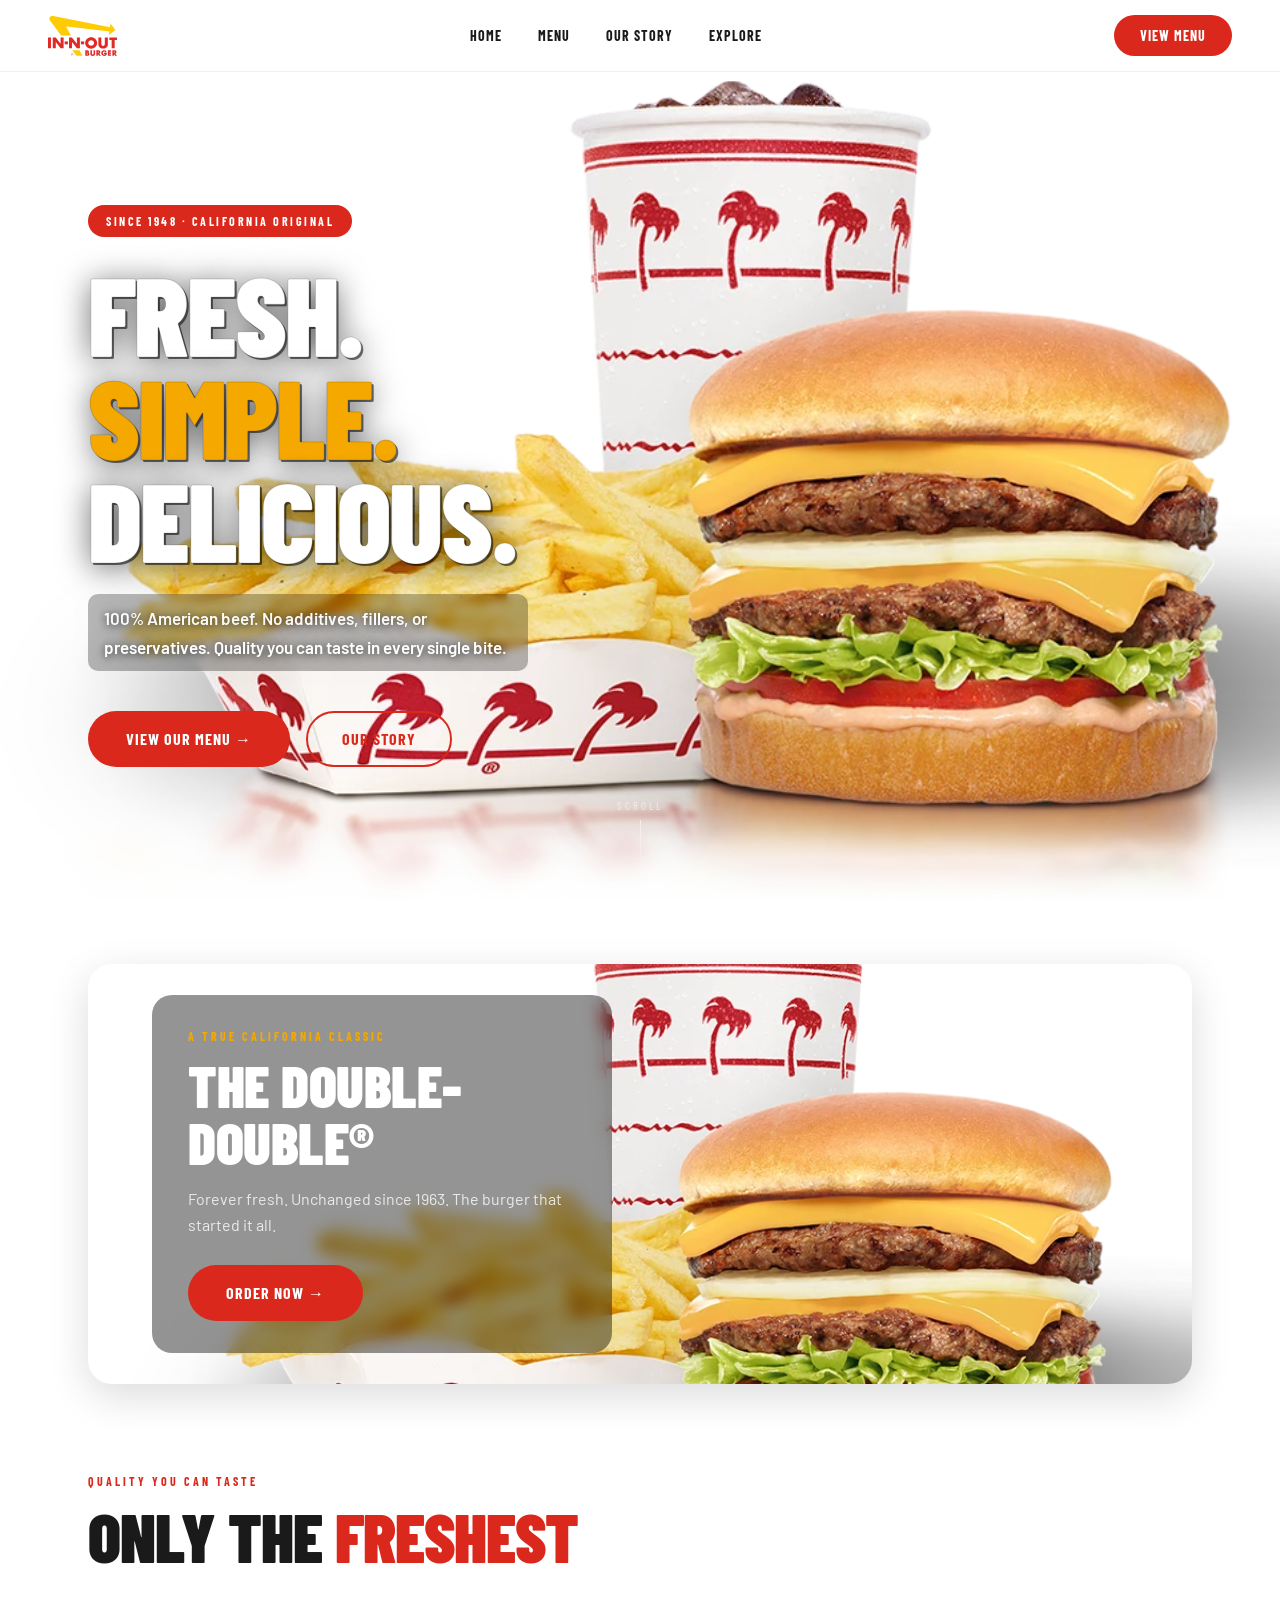
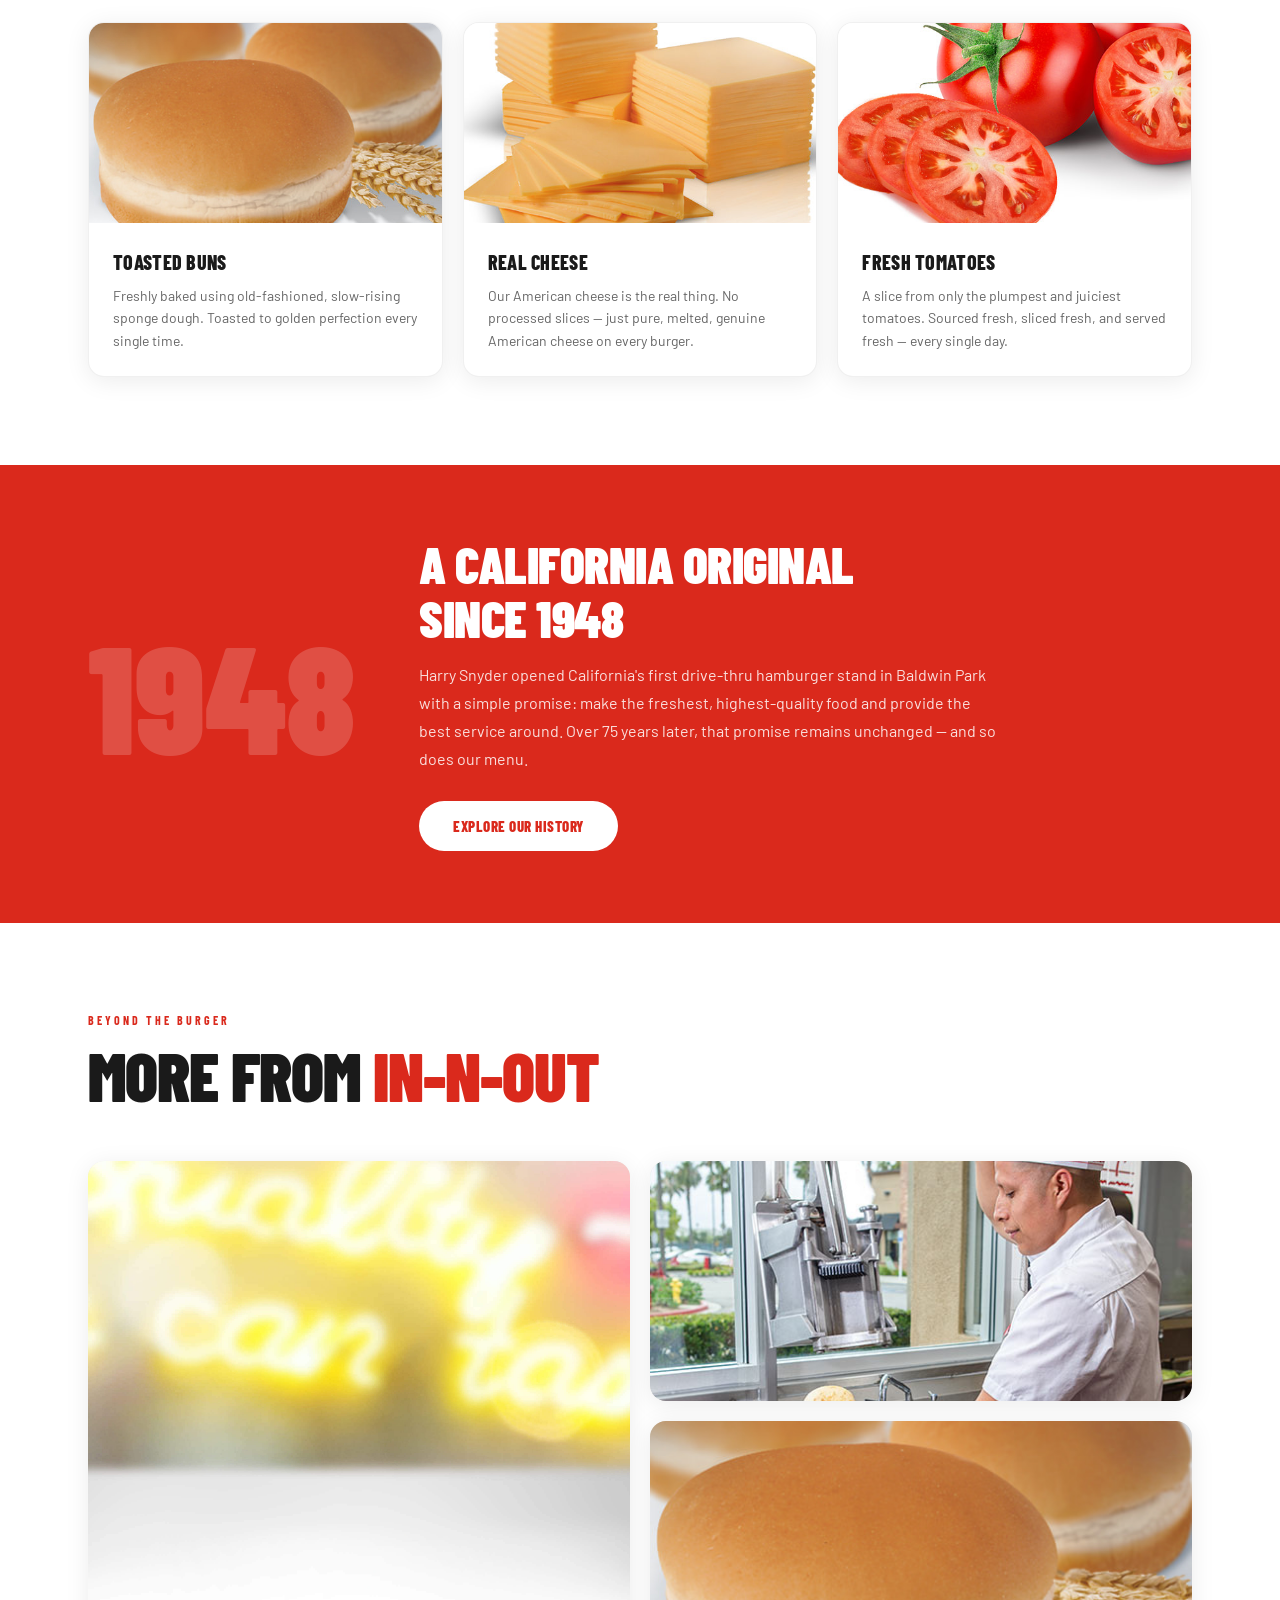
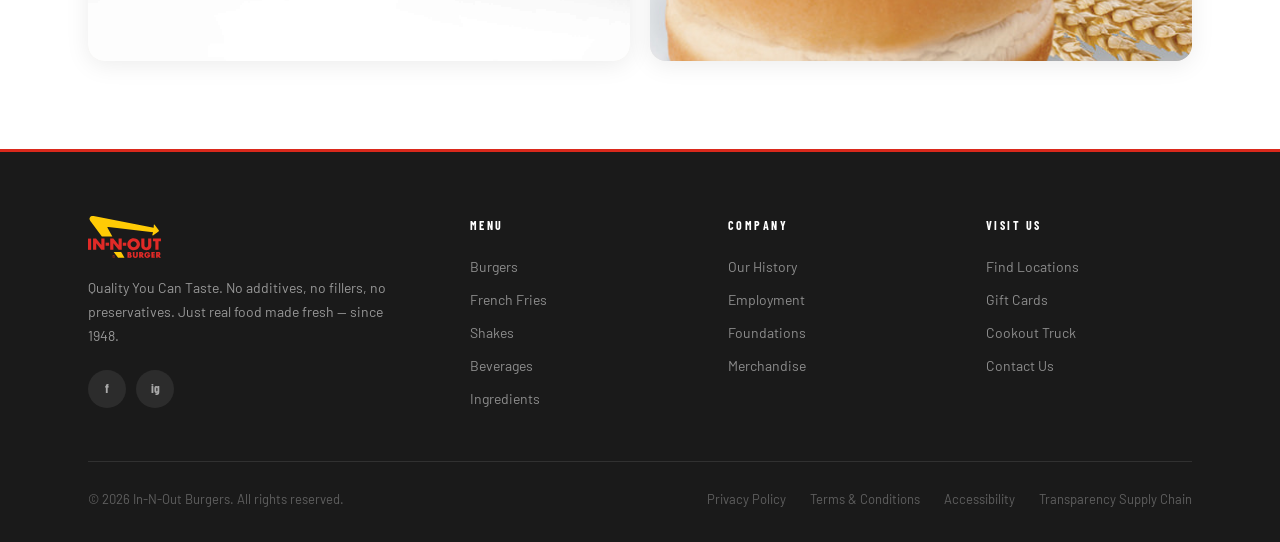
<file: index.html>
<!DOCTYPE html>
<html lang="en">
<head>
  <meta charset="UTF-8">
  <meta name="viewport" content="width=device-width, initial-scale=1.0">
  <meta name="description" content="In-N-Out Burger — Fresh. Simple. Delicious. 100% American beef, hand-cut fries, and hand-spun shakes since 1948.">
  <title>In-N-Out Burger | Fresh. Simple. Delicious.</title>
  <link rel="preconnect" href="https://fonts.googleapis.com">
  <link rel="preconnect" href="https://fonts.gstatic.com" crossorigin>
  <link href="https://fonts.googleapis.com/css2?family=Barlow+Condensed:ital,wght@0,400;0,600;0,700;0,800;0,900;1,800&family=Barlow:wght@400;500;600&display=swap" rel="stylesheet">
  <link rel="stylesheet" href="css/style.css">
</head>
<body>

  <!-- ========== NAVBAR ========== -->
  <nav class="navbar" id="navbar">
    <a href="index.html" class="nav-logo">
      <img src="images/logo.svg" alt="In-N-Out Burger">
    </a>
    <div class="nav-links">
      <a href="index.html">Home</a>
      <a href="menu.html">Menu</a>
      <a href="#story">Our Story</a>
      <a href="#more">Explore</a>
    </div>
    <div class="nav-right">
      <a href="menu.html" class="nav-cta">View Menu</a>
      <button class="nav-hamburger" id="hamburger" aria-label="Open menu">
        <span></span><span></span><span></span>
      </button>
    </div>
  </nav>

  <!-- ========== MOBILE MENU ========== -->
  <div class="mobile-menu" id="mobileMenu" aria-hidden="true">
    <a href="index.html">Home</a>
    <a href="menu.html">Menu</a>
    <a href="#story">Our Story</a>
    <a href="#more">Explore</a>
    <a href="menu.html" class="nav-cta" style="align-self:flex-start;margin-top:8px;">View Menu →</a>
  </div>

  <!-- ========== HERO ========== -->
  <section class="hero" id="hero">
    <div class="hero-bg"></div>
    <div class="hero-overlay"></div>
    <div class="hero-content">
      <span class="hero-badge">Since 1948 · California Original</span>
      <h1 class="hero-title">
        Fresh.<br>
        <span>Simple.</span><br>
        Delicious.
      </h1>
      <p class="hero-subtitle">
        100% American beef. No additives, fillers, or preservatives. Quality you can taste in every single bite.
      </p>
      <div class="hero-actions">
        <a href="menu.html" class="btn-primary">View Our Menu &rarr;</a>
        <a href="#story" class="btn-secondary">Our Story</a>
      </div>
    </div>
    <div class="hero-scroll-indicator">Scroll</div>
  </section>

  <!-- ========== PROMO BANNER ========== -->
  <div class="promo-wrap">
    <div class="promo-banner fade-up">
      <img
        src="images/hero.webp"
        alt="Double-Double Promo"
      >
      <div class="promo-overlay">
        <div class="promo-content">
          <div class="promo-tag">A True California Classic</div>
          <div class="promo-title">The Double-Double®</div>
          <div class="promo-sub">Forever fresh. Unchanged since 1963. The burger that started it all.</div>
          <a href="menu.html#burgers" class="btn-primary">Order Now &rarr;</a>
        </div>
      </div>
    </div>
  </div>

  <!-- ========== QUALITY SECTION ========== -->
  <section class="section">
    <div class="section-inner">
      <div class="section-header fade-up">
        <span class="section-tag">Quality You Can Taste</span>
        <h2 class="section-title">Only the <span>Freshest</span></h2>
      </div>
      <div class="quality-grid">
        <div class="quality-card fade-up">
          <div class="quality-card-img">
            <img
              src="images/buns.jpg"
              alt="Toasted Buns"
              loading="lazy"
            >
          </div>
          <div class="quality-card-body">
            <div class="quality-card-title">Toasted Buns</div>
            <div class="quality-card-text">Freshly baked using old-fashioned, slow-rising sponge dough. Toasted to golden perfection every single time.</div>
          </div>
        </div>
        <div class="quality-card fade-up">
          <div class="quality-card-img">
            <img
              src="images/cheese.jpg"
              alt="Real Cheese"
              loading="lazy"
            >
          </div>
          <div class="quality-card-body">
            <div class="quality-card-title">Real Cheese</div>
            <div class="quality-card-text">Our American cheese is the real thing. No processed slices — just pure, melted, genuine American cheese on every burger.</div>
          </div>
        </div>
        <div class="quality-card fade-up">
          <div class="quality-card-img">
            <img
              src="images/tomatoes.jpg"
              alt="Fresh Tomatoes"
              loading="lazy"
            >
          </div>
          <div class="quality-card-body">
            <div class="quality-card-title">Fresh Tomatoes</div>
            <div class="quality-card-text">A slice from only the plumpest and juiciest tomatoes. Sourced fresh, sliced fresh, and served fresh — every single day.</div>
          </div>
        </div>
      </div>
    </div>
  </section>

  <!-- ========== HISTORY STRIP ========== -->
  <section class="history-strip" id="story">
    <div class="history-strip-inner">
      <div class="history-year">1948</div>
      <div class="history-content">
        <div class="history-title">A California Original<br>Since 1948</div>
        <div class="history-text">
          Harry Snyder opened California's first drive-thru hamburger stand in Baldwin Park with a simple promise: make the freshest, highest-quality food and provide the best service around. Over 75 years later, that promise remains unchanged — and so does our menu.
        </div>
        <a href="#more" class="btn-white">Explore Our History</a>
      </div>
    </div>
  </section>

  <!-- ========== TILES / EXPLORE ========== -->
  <section class="section" id="more">
    <div class="section-inner">
      <div class="section-header fade-up">
        <span class="section-tag">Beyond the Burger</span>
        <h2 class="section-title">More From <span>In-N-Out</span></h2>
      </div>
      <div class="tiles-grid fade-up">
        <div class="tile" style="grid-row: span 2;">
          <img
            class="tile-img"
            src="images/store.jpg"
            alt="Find a Location"
            style="height:100%;min-height:500px;"
          >
          <div class="tile-overlay">
            <span class="tile-label">Find a Location</span>
          </div>
        </div>
        <div class="tile">
          <img
            class="tile-img"
            src="images/team.jpg"
            alt="Join Our Team"
          >
          <div class="tile-overlay">
            <span class="tile-label">Join Our Team</span>
          </div>
        </div>
        <div class="tile">
          <img
            class="tile-img"
            src="images/history.jpg"
            alt="Our History"
          >
          <div class="tile-overlay">
            <span class="tile-label">Our History</span>
          </div>
        </div>
      </div>
    </div>
  </section>

  <!-- ========== FOOTER ========== -->
  <footer>
    <div class="footer-inner">
      <div class="footer-top">
        <div>
          <div class="footer-logo">
            <img src="images/logo.svg" alt="In-N-Out Burger">
          </div>
          <div class="footer-tagline">Quality You Can Taste. No additives, no fillers, no preservatives. Just real food made fresh — since 1948.</div>
          <div class="footer-social">
            <a href="https://www.facebook.com/innout" class="social-btn" target="_blank" rel="noopener">f</a>
            <a href="https://www.instagram.com/innout" class="social-btn" target="_blank" rel="noopener">ig</a>
          </div>
        </div>
        <div>
          <div class="footer-col-title">Menu</div>
          <div class="footer-col-links">
            <a href="menu.html#burgers">Burgers</a>
            <a href="menu.html#fries">French Fries</a>
            <a href="menu.html#shakes">Shakes</a>
            <a href="menu.html#drinks">Beverages</a>
            <a href="menu.html#ingredients">Ingredients</a>
          </div>
        </div>
        <div>
          <div class="footer-col-title">Company</div>
          <div class="footer-col-links">
            <a href="#story">Our History</a>
            <a href="#">Employment</a>
            <a href="#">Foundations</a>
            <a href="#">Merchandise</a>
          </div>
        </div>
        <div>
          <div class="footer-col-title">Visit Us</div>
          <div class="footer-col-links">
            <a href="#">Find Locations</a>
            <a href="#">Gift Cards</a>
            <a href="#">Cookout Truck</a>
            <a href="#">Contact Us</a>
          </div>
        </div>
      </div>
      <div class="footer-bottom">
        <div class="footer-copy">© 2026 In-N-Out Burgers. All rights reserved.</div>
        <div class="footer-legal">
          <a href="#">Privacy Policy</a>
          <a href="#">Terms &amp; Conditions</a>
          <a href="#">Accessibility</a>
          <a href="#">Transparency Supply Chain</a>
        </div>
      </div>
    </div>
  </footer>

  <script src="js/main.js"></script>
</body>
</html>
</file>
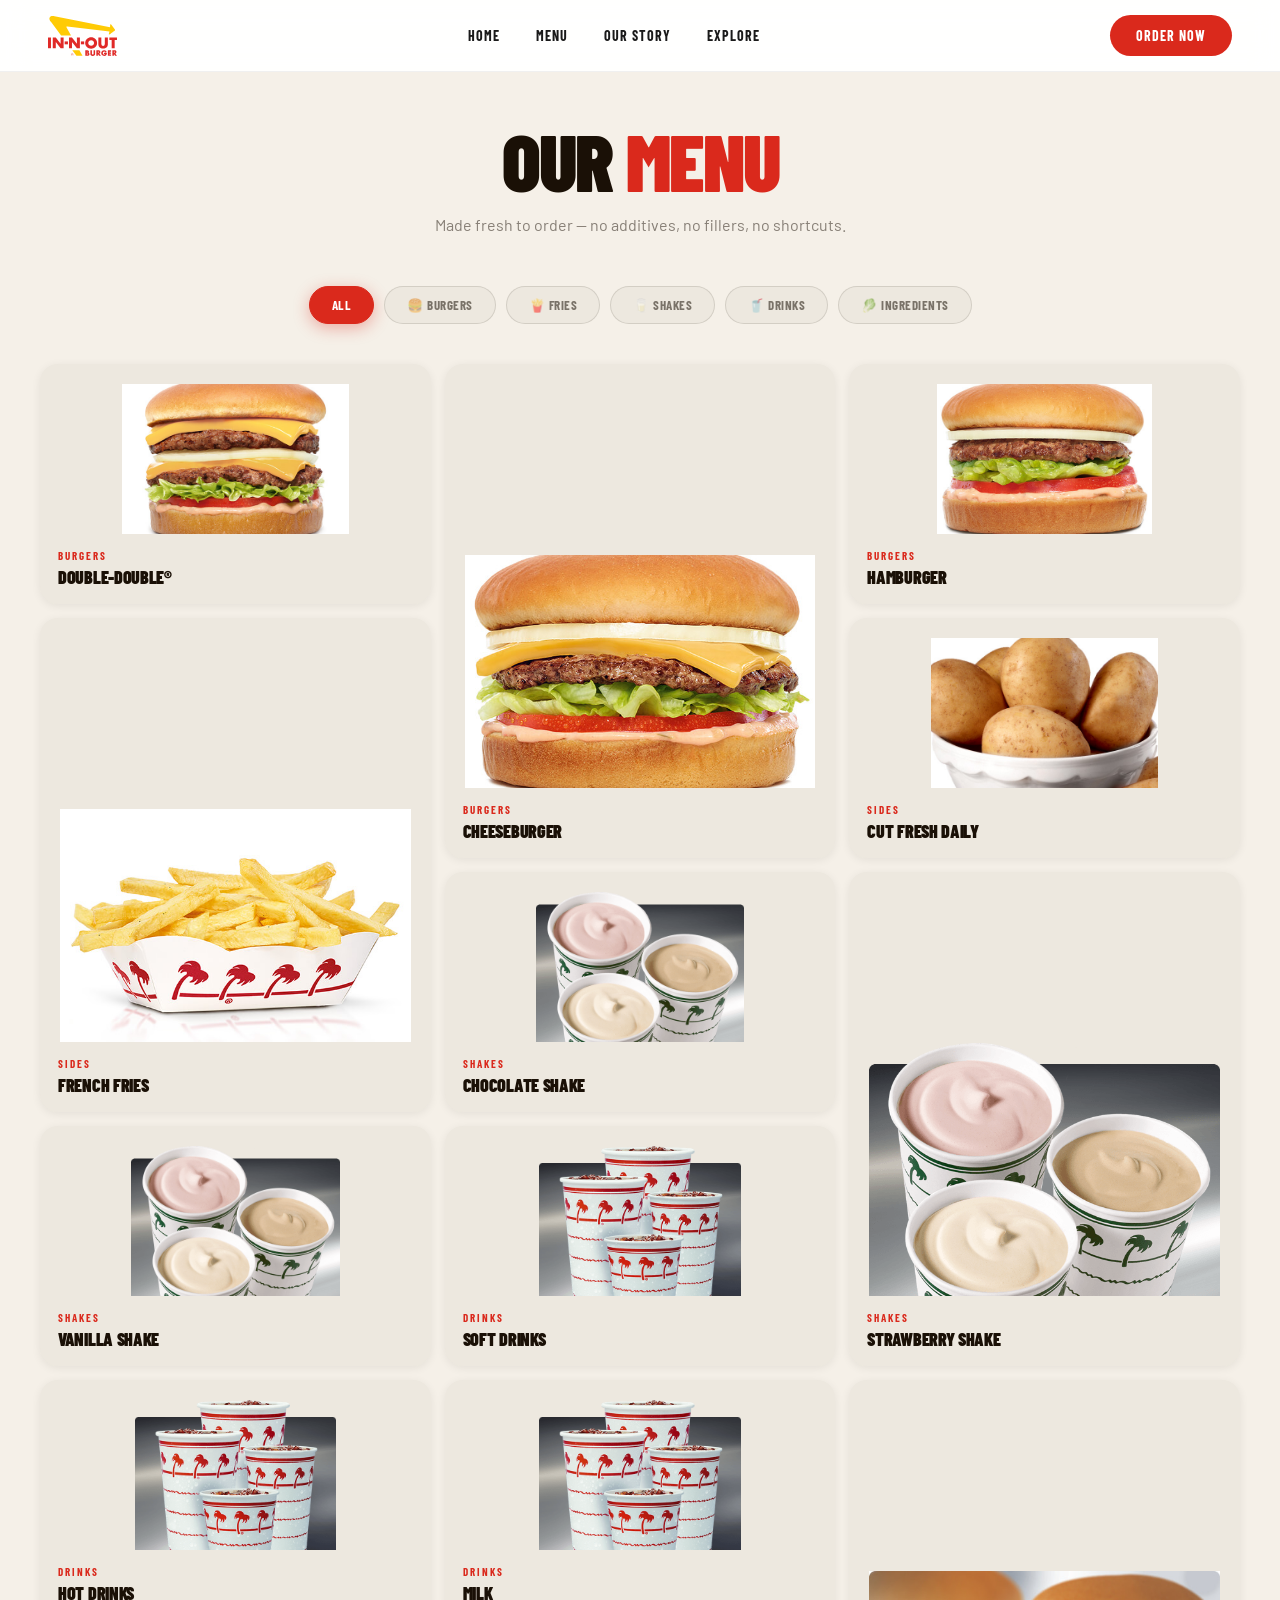
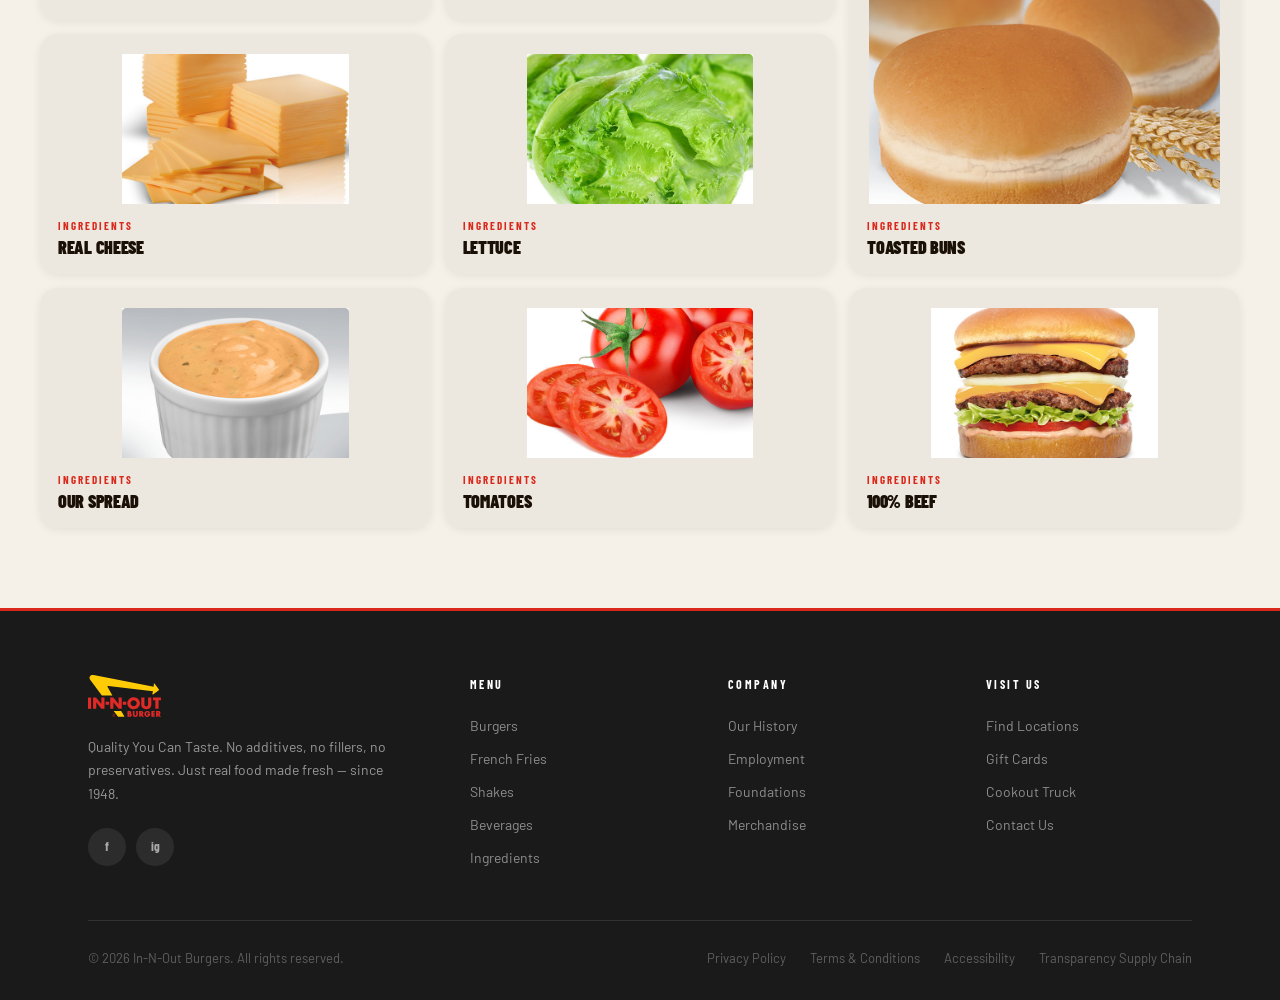
<file: menu.html>
<!DOCTYPE html>
<html lang="en">
<head>
  <meta charset="UTF-8">
  <meta name="viewport" content="width=device-width, initial-scale=1.0">
  <title>Menu | In-N-Out Burger</title>
  <link rel="preconnect" href="https://fonts.googleapis.com">
  <link rel="preconnect" href="https://fonts.gstatic.com" crossorigin>
  <link href="https://fonts.googleapis.com/css2?family=Barlow+Condensed:ital,wght@0,400;0,600;0,700;0,800;0,900;1,800&family=Barlow:wght@400;500;600&display=swap" rel="stylesheet">
  <link rel="stylesheet" href="css/style.css">
</head>
<body class="menu-page">

  <!-- ========== NAVBAR ========== -->
  <nav class="navbar scrolled" id="navbar">
    <a href="index.html" class="nav-logo">
      <img src="images/logo.svg" alt="In-N-Out Burger">
    </a>
    <div class="nav-links">
      <a href="index.html">Home</a>
      <a href="menu.html">Menu</a>
      <a href="index.html#story">Our Story</a>
      <a href="index.html#more">Explore</a>
    </div>
    <div class="nav-right">
      <a href="#menu-grid" class="nav-cta">Order Now</a>
      <button class="nav-hamburger" id="hamburger" aria-label="Open menu">
        <span></span><span></span><span></span>
      </button>
    </div>
  </nav>

  <!-- ========== MOBILE MENU ========== -->
  <div class="mobile-menu" id="mobileMenu" aria-hidden="true">
    <a href="index.html">Home</a>
    <a href="menu.html">Menu</a>
    <a href="index.html#story">Our Story</a>
    <a href="index.html#more">Explore</a>
  </div>

  <!-- ========== DARK MENU CONTENT ========== -->
  <div class="dark-menu-wrap" id="menu-grid">

    <!-- Page header -->
    <div class="dark-menu-header">
      <h1 class="dark-menu-title">Our <span>Menu</span></h1>
      <p class="dark-menu-sub">Made fresh to order — no additives, no fillers, no shortcuts.</p>
    </div>

    <!-- Filter tabs -->
    <div class="filter-bar">
      <button class="filter-tab active" data-filter="all">All</button>
      <button class="filter-tab" data-filter="burgers">🍔 Burgers</button>
      <button class="filter-tab" data-filter="fries">🍟 Fries</button>
      <button class="filter-tab" data-filter="shakes">🥛 Shakes</button>
      <button class="filter-tab" data-filter="drinks">🥤 Drinks</button>
      <button class="filter-tab" data-filter="ingredients">🥬 Ingredients</button>
    </div>

    <!-- Bento Grid -->
    <div class="dark-grid">

      <!-- BURGERS -->
      <div class="dark-card" data-category="burgers">
        <div class="bc-img"><img src="images/double-double.jpg" alt="Double-Double"></div>
        <div class="bc-info"><span class="bc-cat">Burgers</span><strong class="bc-name">Double-Double®</strong></div>
      </div>

      <div class="dark-card dc-lg" data-category="burgers">
        <div class="bc-img"><img src="images/cheeseburger.jpg" alt="Cheeseburger"></div>
        <div class="bc-info"><span class="bc-cat">Burgers</span><strong class="bc-name">Cheeseburger</strong></div>
      </div>

      <div class="dark-card" data-category="burgers">
        <div class="bc-img"><img src="images/hamburger.jpg" alt="Hamburger"></div>
        <div class="bc-info"><span class="bc-cat">Burgers</span><strong class="bc-name">Hamburger</strong></div>
      </div>

      <!-- FRIES -->
      <div class="dark-card dc-lg" data-category="fries">
        <div class="bc-img"><img src="images/fries.jpg" alt="French Fries"></div>
        <div class="bc-info"><span class="bc-cat">Sides</span><strong class="bc-name">French Fries</strong></div>
      </div>

      <div class="dark-card" data-category="fries">
        <div class="bc-img"><img src="images/potatoes.jpg" alt="Fresh Potatoes"></div>
        <div class="bc-info"><span class="bc-cat">Sides</span><strong class="bc-name">Cut Fresh Daily</strong></div>
      </div>

      <!-- SHAKES -->
      <div class="dark-card" data-category="shakes">
        <div class="bc-img bc-contain"><img src="images/shakes.png" alt="Chocolate Shake"></div>
        <div class="bc-info"><span class="bc-cat">Shakes</span><strong class="bc-name">Chocolate Shake</strong></div>
      </div>

      <div class="dark-card dc-lg" data-category="shakes">
        <div class="bc-img bc-contain"><img src="images/shakes.png" alt="Strawberry Shake"></div>
        <div class="bc-info"><span class="bc-cat">Shakes</span><strong class="bc-name">Strawberry Shake</strong></div>
      </div>

      <div class="dark-card" data-category="shakes">
        <div class="bc-img bc-contain"><img src="images/shakes.png" alt="Vanilla Shake"></div>
        <div class="bc-info"><span class="bc-cat">Shakes</span><strong class="bc-name">Vanilla Shake</strong></div>
      </div>

      <!-- DRINKS -->
      <div class="dark-card" data-category="drinks">
        <div class="bc-img bc-contain"><img src="images/cups.png" alt="Soft Drinks"></div>
        <div class="bc-info"><span class="bc-cat">Drinks</span><strong class="bc-name">Soft Drinks</strong></div>
      </div>

      <div class="dark-card" data-category="drinks">
        <div class="bc-img bc-contain"><img src="images/cups.png" alt="Hot Drinks"></div>
        <div class="bc-info"><span class="bc-cat">Drinks</span><strong class="bc-name">Hot Drinks</strong></div>
      </div>

      <div class="dark-card" data-category="drinks">
        <div class="bc-img bc-contain"><img src="images/cups.png" alt="Milk"></div>
        <div class="bc-info"><span class="bc-cat">Drinks</span><strong class="bc-name">Milk</strong></div>
      </div>

      <!-- INGREDIENTS -->
      <div class="dark-card dc-lg" data-category="ingredients">
        <div class="bc-img"><img src="images/buns.jpg" alt="Toasted Buns"></div>
        <div class="bc-info"><span class="bc-cat">Ingredients</span><strong class="bc-name">Toasted Buns</strong></div>
      </div>

      <div class="dark-card" data-category="ingredients">
        <div class="bc-img"><img src="images/cheese.jpg" alt="Real Cheese"></div>
        <div class="bc-info"><span class="bc-cat">Ingredients</span><strong class="bc-name">Real Cheese</strong></div>
      </div>

      <div class="dark-card" data-category="ingredients">
        <div class="bc-img"><img src="images/lettuce.jpg" alt="Lettuce"></div>
        <div class="bc-info"><span class="bc-cat">Ingredients</span><strong class="bc-name">Lettuce</strong></div>
      </div>

      <div class="dark-card" data-category="ingredients">
        <div class="bc-img"><img src="images/spread.jpg" alt="Our Spread"></div>
        <div class="bc-info"><span class="bc-cat">Ingredients</span><strong class="bc-name">Our Spread</strong></div>
      </div>

      <div class="dark-card" data-category="ingredients">
        <div class="bc-img"><img src="images/tomatoes.jpg" alt="Tomatoes"></div>
        <div class="bc-info"><span class="bc-cat">Ingredients</span><strong class="bc-name">Tomatoes</strong></div>
      </div>

      <div class="dark-card" data-category="ingredients">
        <div class="bc-img"><img src="images/double-double.jpg" alt="100% Beef"></div>
        <div class="bc-info"><span class="bc-cat">Ingredients</span><strong class="bc-name">100% Beef</strong></div>
      </div>

    </div>

    </div>
  </div>

  <!-- ========== FOOTER ========== -->
  <footer>
    <div class="footer-inner">
      <div class="footer-top">
        <div>
          <div class="footer-logo">
            <img src="images/logo.svg" alt="In-N-Out Burger">
          </div>
          <div class="footer-tagline">Quality You Can Taste. No additives, no fillers, no preservatives. Just real food made fresh — since 1948.</div>
          <div class="footer-social">
            <a href="https://www.facebook.com/innout" class="social-btn" target="_blank" rel="noopener">f</a>
            <a href="https://www.instagram.com/innout" class="social-btn" target="_blank" rel="noopener">ig</a>
          </div>
        </div>
        <div>
          <div class="footer-col-title">Menu</div>
          <div class="footer-col-links">
            <a href="#" onclick="filterMenu('burgers')">Burgers</a>
            <a href="#" onclick="filterMenu('fries')">French Fries</a>
            <a href="#" onclick="filterMenu('shakes')">Shakes</a>
            <a href="#" onclick="filterMenu('drinks')">Beverages</a>
            <a href="#" onclick="filterMenu('ingredients')">Ingredients</a>
          </div>
        </div>
        <div>
          <div class="footer-col-title">Company</div>
          <div class="footer-col-links">
            <a href="index.html#story">Our History</a>
            <a href="#">Employment</a>
            <a href="#">Foundations</a>
            <a href="#">Merchandise</a>
          </div>
        </div>
        <div>
          <div class="footer-col-title">Visit Us</div>
          <div class="footer-col-links">
            <a href="#">Find Locations</a>
            <a href="#">Gift Cards</a>
            <a href="#">Cookout Truck</a>
            <a href="#">Contact Us</a>
          </div>
        </div>
      </div>
      <div class="footer-bottom">
        <div class="footer-copy">© 2026 In-N-Out Burgers. All rights reserved.</div>
        <div class="footer-legal">
          <a href="#">Privacy Policy</a>
          <a href="#">Terms &amp; Conditions</a>
          <a href="#">Accessibility</a>
          <a href="#">Transparency Supply Chain</a>
        </div>
      </div>
    </div>
  </footer>

  <script src="js/main.js"></script>
</body>
</html>
</file>
<file: css/style.css>
/* ===== CSS VARIABLES — In-N-Out Brand Colors ===== */
:root {
  --red: #DA291C;
  --red-dark: #b51f14;
  --red-light: #f03526;
  --yellow: #F5A800;
  --yellow-dark: #d48f00;
  --white: #ffffff;
  --black: #000000;
  --bg: #ffffff;
  --bg-alt: #f7f5f0;
  --bg-card: #ffffff;
  --bg-card-hover: #fdf9f4;
  --text-primary: #1a1a1a;
  --text-secondary: #666666;
  --text-light: #999999;
  --border: rgba(0, 0, 0, 0.1);
  --border-light: rgba(0, 0, 0, 0.06);
  --nav-height: 72px;
  --font-main: 'Barlow Condensed', 'Barlow', sans-serif;
  --font-body: 'Barlow', sans-serif;
  --transition: 0.25s cubic-bezier(0.4, 0, 0.2, 1);
  --radius: 16px;
  --shadow: 0 4px 24px rgba(0, 0, 0, 0.08);
  --shadow-hover: 0 12px 40px rgba(0, 0, 0, 0.14);
  --shadow-nav: 0 2px 16px rgba(0, 0, 0, 0.08);
}

/* ===== RESET & BASE ===== */
*, *::before, *::after {
  box-sizing: border-box;
  margin: 0;
  padding: 0;
}
html { scroll-behavior: smooth; }
body {
  font-family: var(--font-body);
  background: var(--bg);
  color: var(--text-primary);
  line-height: 1.5;
  overflow-x: hidden;
}
img { display: block; max-width: 100%; }
a { text-decoration: none; color: inherit; }

/* ===== NAVBAR ===== */
.navbar {
  position: fixed;
  top: 0; left: 0; right: 0;
  height: var(--nav-height);
  z-index: 1000;
  background: rgba(255, 255, 255, 0.96);
  backdrop-filter: blur(14px);
  -webkit-backdrop-filter: blur(14px);
  border-bottom: 1px solid var(--border-light);
  display: flex;
  align-items: center;
  justify-content: space-between;
  padding: 0 48px;
  transition: background var(--transition), box-shadow var(--transition);
}
.navbar.scrolled {
  background: #ffffff;
  box-shadow: var(--shadow-nav);
}
.nav-logo img { height: 40px; width: auto; }
.nav-links {
  display: flex;
  gap: 36px;
  align-items: center;
}
.nav-links a {
  font-family: var(--font-main);
  font-weight: 700;
  font-size: 14px;
  letter-spacing: 1px;
  text-transform: uppercase;
  color: var(--text-primary);
  transition: color var(--transition);
}
.nav-links a:hover { color: var(--red); }
.nav-right {
  display: flex;
  align-items: center;
  gap: 20px;
}
.nav-cta {
  background: var(--red);
  color: white;
  padding: 10px 26px;
  border-radius: 50px;
  font-family: var(--font-main);
  font-weight: 700;
  font-size: 14px;
  letter-spacing: 1px;
  text-transform: uppercase;
  transition: background var(--transition), transform var(--transition), box-shadow var(--transition);
  white-space: nowrap;
}
.nav-cta:hover {
  background: var(--red-dark);
  transform: translateY(-1px);
  box-shadow: 0 6px 20px rgba(218, 41, 28, 0.35);
}
.nav-hamburger {
  display: none;
  flex-direction: column;
  gap: 5px;
  cursor: pointer;
  padding: 4px;
  background: none;
  border: none;
}
.nav-hamburger span {
  display: block;
  width: 24px;
  height: 2px;
  background: var(--text-primary);
  border-radius: 2px;
  transition: transform var(--transition), opacity var(--transition);
}

/* ===== MOBILE MENU ===== */
.mobile-menu {
  position: fixed;
  top: var(--nav-height);
  left: 0; right: 0;
  background: #ffffff;
  z-index: 999;
  padding: 28px 32px;
  flex-direction: column;
  gap: 4px;
  border-bottom: 2px solid var(--border);
  box-shadow: var(--shadow-nav);
  transform: translateY(-8px);
  opacity: 0;
  pointer-events: none;
  transition: transform 0.28s ease, opacity 0.28s ease;
  display: flex;
}
.mobile-menu.open {
  transform: translateY(0);
  opacity: 1;
  pointer-events: all;
}
.mobile-menu a {
  font-family: var(--font-main);
  font-weight: 700;
  font-size: 20px;
  letter-spacing: 0.5px;
  text-transform: uppercase;
  color: var(--text-primary);
  padding: 12px 0;
  border-bottom: 1px solid var(--border-light);
  transition: color var(--transition);
}
.mobile-menu a:hover { color: var(--red); }
.mobile-menu a:last-child { border-bottom: none; margin-top: 12px; }

/* ===== HERO ===== */
.hero {
  height: 100vh;
  min-height: 640px;
  position: relative;
  display: flex;
  align-items: center;
  overflow: hidden;
}
.hero-bg {
  position: absolute;
  inset: 0;
  background-image: url('../images/hero.webp');
  background-size: cover;
  background-position: center 30%;
  transform: scale(1.06);
  transition: transform 9s ease;
}
.hero.loaded .hero-bg { transform: scale(1); }
.hero-overlay { display: none; }
.hero-content {
  position: relative;
  z-index: 2;
  width: 100%;
  max-width: 1200px;
  margin: 0 auto;
  padding: 0 48px;
  padding-top: var(--nav-height);
}
.hero-badge {
  display: inline-flex;
  align-items: center;
  gap: 8px;
  background: var(--red);
  color: white;
  font-family: var(--font-main);
  font-size: 12px;
  font-weight: 700;
  letter-spacing: 2.5px;
  text-transform: uppercase;
  padding: 7px 18px;
  border-radius: 50px;
  margin-bottom: 24px;
}
.hero-title {
  font-family: var(--font-main);
  font-size: clamp(64px, 9vw, 112px);
  font-weight: 900;
  line-height: 0.92;
  letter-spacing: -2px;
  text-transform: uppercase;
  color: white;
  margin-bottom: 24px;
  text-shadow: 2px 2px 0 rgba(0,0,0,0.55), 0 4px 32px rgba(0,0,0,0.6);
  -webkit-text-stroke: 1px rgba(0,0,0,0.15);
}
.hero-title span { color: var(--yellow); }
.hero-subtitle {
  font-size: 17px;
  color: #ffffff;
  max-width: 440px;
  margin-bottom: 40px;
  line-height: 1.7;
  font-weight: 600;
  text-shadow: 0 1px 8px rgba(0,0,0,0.8), 0 0 32px rgba(0,0,0,0.6);
  background: rgba(0,0,0,0.28);
  padding: 10px 16px;
  border-radius: 10px;
  backdrop-filter: blur(4px);
}
.hero-actions {
  display: flex;
  gap: 16px;
  align-items: center;
  flex-wrap: wrap;
}
.btn-primary {
  background: var(--red);
  color: white;
  padding: 16px 38px;
  border-radius: 50px;
  font-family: var(--font-main);
  font-weight: 700;
  font-size: 16px;
  letter-spacing: 1px;
  text-transform: uppercase;
  display: inline-flex;
  align-items: center;
  gap: 8px;
  transition: background var(--transition), transform var(--transition), box-shadow var(--transition);
}
.btn-primary:hover {
  background: var(--red-dark);
  transform: translateY(-2px);
  box-shadow: 0 10px 28px rgba(218, 41, 28, 0.45);
}
.btn-secondary {
  background: transparent;
  color: var(--red);
  padding: 14px 34px;
  border-radius: 50px;
  border: 2px solid var(--red);
  font-family: var(--font-main);
  font-weight: 700;
  font-size: 16px;
  letter-spacing: 1px;
  text-transform: uppercase;
  transition: border-color var(--transition), background var(--transition);
}
.btn-secondary:hover {
  border-color: var(--red-dark);
  background: rgba(218, 41, 28, 0.15);
}
.hero-scroll-indicator {
  position: absolute;
  bottom: 36px;
  left: 50%;
  transform: translateX(-50%);
  display: flex;
  flex-direction: column;
  align-items: center;
  gap: 6px;
  color: rgba(255, 255, 255, 0.6);
  font-family: var(--font-main);
  font-size: 11px;
  letter-spacing: 3px;
  text-transform: uppercase;
  animation: scrollBounce 2.2s ease-in-out infinite;
}
.hero-scroll-indicator::after {
  content: '';
  width: 1px;
  height: 44px;
  background: linear-gradient(to bottom, rgba(255, 255, 255, 0.6), transparent);
}

/* ===== CATEGORY STRIP ===== */
.category-strip {
  background: var(--white);
  border-bottom: 2px solid var(--border-light);
  overflow-x: auto;
  scrollbar-width: none;
  position: sticky;
  top: var(--nav-height);
  z-index: 900;
  box-shadow: 0 2px 8px rgba(0,0,0,0.04);
}
.category-strip::-webkit-scrollbar { display: none; }
.category-strip-inner {
  display: flex;
  align-items: stretch;
  min-width: max-content;
  max-width: 1200px;
  margin: 0 auto;
  padding: 0 48px;
}
.cat-item {
  display: flex;
  flex-direction: row;
  align-items: center;
  justify-content: center;
  gap: 8px;
  padding: 18px 28px;
  cursor: pointer;
  border-bottom: 3px solid transparent;
  transition: color var(--transition), border-color var(--transition);
  white-space: nowrap;
  color: var(--text-secondary);
}
.cat-item:hover {
  color: var(--red);
  border-bottom-color: rgba(218, 41, 28, 0.3);
}
.cat-item.active {
  color: var(--red);
  border-bottom-color: var(--red);
}
.cat-item span {
  font-family: var(--font-main);
  font-weight: 700;
  font-size: 14px;
  letter-spacing: 0.5px;
  text-transform: uppercase;
}

/* ===== SECTIONS ===== */
.section { padding: 88px 0; }
.section.alt-bg { background: var(--bg-alt); }
.section-inner {
  max-width: 1200px;
  margin: 0 auto;
  padding: 0 48px;
}
.section-header { margin-bottom: 52px; }
.section-tag {
  display: block;
  font-family: var(--font-main);
  font-size: 12px;
  font-weight: 700;
  letter-spacing: 3px;
  text-transform: uppercase;
  color: var(--red);
  margin-bottom: 12px;
}
.section-title {
  font-family: var(--font-main);
  font-size: clamp(40px, 5.5vw, 68px);
  font-weight: 900;
  line-height: 1;
  letter-spacing: -1px;
  text-transform: uppercase;
  color: var(--text-primary);
}
.section-title span { color: var(--red); }

/* ===== CARDS GRID ===== */
.cards-grid {
  display: grid;
  grid-template-columns: repeat(4, 1fr);
  gap: 20px;
}
.cards-grid.three-col { grid-template-columns: repeat(3, 1fr); }

.card {
  background: var(--bg-card);
  border-radius: var(--radius);
  overflow: hidden;
  transition: transform var(--transition), box-shadow var(--transition);
  cursor: pointer;
  border: 1px solid var(--border-light);
  box-shadow: var(--shadow);
}
.card:hover {
  transform: translateY(-5px);
  box-shadow: var(--shadow-hover);
}
.card:hover .card-img img { transform: scale(1.07); }
.card-img {
  height: 200px;
  overflow: hidden;
  background: #f0ede6;
}
.card-img img {
  width: 100%;
  height: 100%;
  object-fit: cover;
  transition: transform 0.45s ease;
}
.card-body { padding: 22px; }
.card-title {
  font-family: var(--font-main);
  font-size: 22px;
  font-weight: 800;
  text-transform: uppercase;
  letter-spacing: 0.3px;
  margin-bottom: 8px;
  color: var(--text-primary);
}
.card-desc {
  font-size: 14px;
  color: var(--text-secondary);
  line-height: 1.6;
  margin-bottom: 18px;
}
.card-action { display: flex; align-items: center; }
.card-btn {
  background: var(--red);
  color: white;
  padding: 9px 22px;
  border-radius: 50px;
  font-family: var(--font-main);
  font-weight: 700;
  font-size: 13px;
  letter-spacing: 0.5px;
  text-transform: uppercase;
  border: none;
  cursor: pointer;
  transition: background var(--transition), transform var(--transition);
  display: inline-block;
}
.card-btn:hover { background: var(--red-dark); transform: scale(1.04); }

/* ===== PROMO BANNER ===== */
.promo-wrap {
  max-width: 1200px;
  margin: 64px auto 0;
  padding: 0 48px;
}
.promo-banner {
  position: relative;
  height: 420px;
  overflow: hidden;
  border-radius: 24px;
  box-shadow: var(--shadow-hover);
}
.promo-banner img {
  width: 100%;
  height: 100%;
  object-fit: cover;
  object-position: center 40%;
  transition: transform 0.45s ease;
}
.promo-banner:hover img { transform: scale(1.03); }
.promo-overlay {
  position: absolute;
  inset: 0;
  background: none;
  display: flex;
  align-items: center;
  padding: 64px;
}
.promo-content {
  max-width: 460px;
  background: rgba(0,0,0,0.42);
  padding: 32px 36px;
  border-radius: 20px;
  backdrop-filter: blur(8px);
}
.promo-tag {
  font-family: var(--font-main);
  font-size: 12px;
  font-weight: 700;
  letter-spacing: 3px;
  text-transform: uppercase;
  color: var(--yellow);
  margin-bottom: 12px;
}
.promo-title {
  font-family: var(--font-main);
  font-size: clamp(36px, 4.5vw, 58px);
  font-weight: 900;
  text-transform: uppercase;
  line-height: 1;
  color: white;
  margin-bottom: 14px;
  letter-spacing: -0.5px;
}
.promo-sub {
  font-size: 16px;
  color: rgba(255, 255, 255, 0.8);
  margin-bottom: 28px;
  line-height: 1.6;
}

/* ===== QUALITY GRID ===== */
.quality-grid {
  display: grid;
  grid-template-columns: repeat(3, 1fr);
  gap: 20px;
}
.quality-card {
  background: var(--bg-card);
  border-radius: var(--radius);
  overflow: hidden;
  border: 1px solid var(--border-light);
  box-shadow: var(--shadow);
  transition: transform var(--transition), box-shadow var(--transition);
}
.quality-card:hover {
  transform: translateY(-4px);
  box-shadow: var(--shadow-hover);
}
.quality-card:hover .quality-card-img img { transform: scale(1.06); }
.quality-card-img {
  height: 200px;
  overflow: hidden;
  background: #f0ede6;
}
.quality-card-img img {
  width: 100%;
  height: 100%;
  object-fit: cover;
  transition: transform 0.45s ease;
}
.quality-card-body { padding: 24px; }
.quality-card-title {
  font-family: var(--font-main);
  font-size: 20px;
  font-weight: 800;
  text-transform: uppercase;
  letter-spacing: 0.3px;
  margin-bottom: 8px;
  color: var(--text-primary);
}
.quality-card-text {
  font-size: 14px;
  color: var(--text-secondary);
  line-height: 1.6;
}

/* ===== HISTORY STRIP ===== */
.history-strip {
  background: var(--red);
  padding: 72px 0;
}
.history-strip-inner {
  max-width: 1200px;
  margin: 0 auto;
  padding: 0 48px;
  display: grid;
  grid-template-columns: auto 1fr;
  gap: 64px;
  align-items: center;
}
.history-year {
  font-family: var(--font-main);
  font-size: clamp(80px, 12vw, 160px);
  font-weight: 900;
  line-height: 1;
  color: rgba(255, 255, 255, 0.18);
  user-select: none;
}
.history-title {
  font-family: var(--font-main);
  font-size: clamp(30px, 4vw, 52px);
  font-weight: 900;
  text-transform: uppercase;
  line-height: 1.05;
  color: white;
  margin-bottom: 16px;
  letter-spacing: -0.5px;
}
.history-text {
  font-size: 16px;
  color: rgba(255, 255, 255, 0.85);
  line-height: 1.75;
  margin-bottom: 28px;
  max-width: 580px;
}
.btn-white {
  background: white;
  color: var(--red);
  padding: 14px 34px;
  border-radius: 50px;
  font-family: var(--font-main);
  font-weight: 800;
  font-size: 15px;
  letter-spacing: 0.5px;
  text-transform: uppercase;
  display: inline-block;
  transition: background var(--transition), transform var(--transition);
}
.btn-white:hover {
  background: rgba(255, 255, 255, 0.9);
  transform: translateY(-2px);
}

/* ===== TILES GRID ===== */
.tiles-grid {
  display: grid;
  grid-template-columns: 1fr 1fr;
  grid-template-rows: 240px 240px;
  gap: 20px;
}
.tiles-grid .tile:first-child { grid-row: span 2; }
.tile {
  position: relative;
  border-radius: var(--radius);
  overflow: hidden;
  cursor: pointer;
  background: #f0ede6;
  box-shadow: var(--shadow);
}
.tile-img {
  width: 100%;
  height: 100%;
  object-fit: cover;
  transition: transform 0.45s ease;
  display: block;
}
.tile:hover .tile-img { transform: scale(1.05); }
.tile-overlay {
  position: absolute;
  inset: 0;
  background: linear-gradient(to top, rgba(218, 41, 28, 0.82) 0%, transparent 60%);
  display: flex;
  align-items: flex-end;
  padding: 24px;
  opacity: 0;
  transition: opacity var(--transition);
}
.tile:hover .tile-overlay { opacity: 1; }
.tile-label {
  font-family: var(--font-main);
  font-size: 22px;
  font-weight: 800;
  text-transform: uppercase;
  color: white;
  letter-spacing: 0.3px;
}

/* ===== FOOTER ===== */
footer {
  background: #1a1a1a;
  border-top: 3px solid var(--red);
  padding: 64px 0 32px;
}
.footer-inner {
  max-width: 1200px;
  margin: 0 auto;
  padding: 0 48px;
}
.footer-top {
  display: grid;
  grid-template-columns: 1.6fr 1fr 1fr 1fr;
  gap: 52px;
  padding-bottom: 52px;
  border-bottom: 1px solid rgba(255,255,255,0.1);
}
.footer-logo img {
  height: 42px;
  margin-bottom: 18px;
}
.footer-tagline {
  font-size: 14px;
  color: rgba(255,255,255,0.55);
  line-height: 1.7;
  max-width: 300px;
}
.footer-social {
  display: flex;
  gap: 10px;
  margin-top: 22px;
}
.social-btn {
  width: 38px;
  height: 38px;
  background: rgba(255,255,255,0.08);
  border-radius: 50%;
  display: flex;
  align-items: center;
  justify-content: center;
  font-family: var(--font-main);
  font-size: 13px;
  font-weight: 700;
  color: rgba(255,255,255,0.6);
  transition: background var(--transition), color var(--transition);
}
.social-btn:hover { background: var(--red); color: white; }
.footer-col-title {
  font-family: var(--font-main);
  font-size: 12px;
  font-weight: 700;
  letter-spacing: 2.5px;
  text-transform: uppercase;
  color: #ffffff;
  margin-bottom: 22px;
}
.footer-col-links {
  display: flex;
  flex-direction: column;
  gap: 12px;
}
.footer-col-links a {
  font-size: 14px;
  color: rgba(255,255,255,0.5);
  transition: color var(--transition);
}
.footer-col-links a:hover { color: var(--yellow); }
.footer-bottom {
  padding-top: 28px;
  display: flex;
  justify-content: space-between;
  align-items: center;
  flex-wrap: wrap;
  gap: 12px;
}
.footer-copy {
  font-size: 13px;
  color: rgba(255,255,255,0.3);
}
.footer-legal {
  display: flex;
  gap: 24px;
  flex-wrap: wrap;
}
.footer-legal a {
  font-size: 13px;
  color: rgba(255,255,255,0.3);
  transition: color var(--transition);
}
.footer-legal a:hover { color: white; }

/* ===== MENU PAGE HEADER ===== */
.menu-header {
  height: 340px;
  position: relative;
  display: flex;
  align-items: flex-end;
  padding-bottom: 52px;
  overflow: hidden;
  margin-top: var(--nav-height);
}
.menu-header-bg {
  position: absolute;
  inset: 0;
  background-image: url('../images/menu-bg.jpg');
  background-size: cover;
  background-position: center;
}
.menu-header-overlay {
  position: absolute;
  inset: 0;
  background: linear-gradient(to top, rgba(255,255,255,1) 0%, rgba(255,255,255,0.45) 40%, rgba(0,0,0,0.2) 100%);
}
.menu-header-content {
  position: relative;
  z-index: 2;
  max-width: 1200px;
  margin: 0 auto;
  padding: 0 48px;
  width: 100%;
}
.menu-header-title {
  font-family: var(--font-main);
  font-size: clamp(52px, 8vw, 88px);
  font-weight: 900;
  text-transform: uppercase;
  letter-spacing: -2px;
  color: var(--text-primary);
  line-height: 1;
}

/* ===== STICKY CATEGORY NAV (menu page) ===== */
.sticky-cat-nav {
  position: sticky;
  top: var(--nav-height);
  z-index: 900;
  background: #ffffff;
  border-bottom: 2px solid var(--border-light);
  overflow-x: auto;
  scrollbar-width: none;
  box-shadow: 0 2px 8px rgba(0,0,0,0.06);
}
.sticky-cat-nav::-webkit-scrollbar { display: none; }
.sticky-cat-nav-inner {
  display: flex;
  min-width: max-content;
  max-width: 1200px;
  margin: 0 auto;
  padding: 0 48px;
}

/* ===== MENU SECTIONS ===== */
.menu-section {
  padding: 80px 0;
  border-bottom: 1px solid var(--border-light);
}
.menu-section.alt-bg { background: var(--bg-alt); }
.menu-section:last-child { border-bottom: none; }
.menu-section-inner {
  max-width: 1200px;
  margin: 0 auto;
  padding: 0 48px;
}

/* Section head — centered */
.menu-section-head {
  text-align: center;
  margin-bottom: 56px;
}
.menu-section-title {
  font-family: var(--font-main);
  font-size: clamp(36px, 5vw, 56px);
  font-weight: 900;
  text-transform: uppercase;
  color: var(--text-primary);
  letter-spacing: -1px;
  line-height: 1;
  margin-bottom: 0;
  display: inline-block;
}
.menu-section-title::after {
  content: '';
  display: block;
  width: 48px;
  height: 3px;
  background: var(--red);
  margin: 14px auto 0;
  border-radius: 2px;
}
.menu-section-sub {
  font-size: 16px;
  color: var(--text-secondary);
  margin: 16px auto 0;
  line-height: 1.65;
  max-width: 540px;
}

/* ===== CIRCULAR CARD GRID ===== */
.menu-circle-grid {
  display: grid;
  grid-template-columns: repeat(3, 1fr);
  gap: 40px 32px;
}
.menu-circle-grid.cols-2 {
  grid-template-columns: repeat(2, 1fr);
  max-width: 720px;
  margin: 0 auto;
}
.menu-circle-grid.cols-4 {
  grid-template-columns: repeat(4, 1fr);
  gap: 32px 24px;
}

/* Homepage overrides — larger circles, 3×2 grid */
.home-circle-grid {
  gap: 52px 40px;
}
.home-circle-grid .circle-img {
  width: 260px;
  height: 260px;
}
.home-circle-grid .circle-title { font-size: 24px; }

/* Homepage section head — centered */
.home-section-head {
  text-align: center;
  margin-bottom: 56px;
}
.home-section-head .section-title {
  display: inline-block;
}
.home-section-head .section-title::after {
  content: '';
  display: block;
  width: 48px;
  height: 3px;
  background: var(--red);
  margin: 14px auto 0;
  border-radius: 2px;
}

/* CTA below the circle grid */
.home-circle-cta {
  text-align: center;
  margin-top: 52px;
}

/* ===== CIRCLE CARD ===== */
.circle-card {
  display: flex;
  flex-direction: column;
  align-items: center;
  text-align: center;
  transition: transform var(--transition);
}
.circle-card:hover { transform: translateY(-6px); }

/* Circular image */
.circle-img {
  width: 250px;
  height: 250px;
  border-radius: 50%;
  overflow: hidden;
  background: #f0ede6;
  margin: 0 auto 22px;
  box-shadow: 0 8px 28px rgba(0, 0, 0, 0.12);
  flex-shrink: 0;
  transition: box-shadow var(--transition), transform var(--transition);
}
.circle-card:hover .circle-img {
  box-shadow: 0 16px 44px rgba(218, 41, 28, 0.18);
  transform: scale(1.04);
}
.circle-img img {
  width: 100%;
  height: 100%;
  object-fit: cover;
  transition: transform 0.45s ease;
  background: #f0ede6;
}
.circle-card:hover .circle-img img { transform: scale(1.08); }

/* Flavor tints for shake variants */
.circle-img--chocolate { background: #3d1f0a; }
.circle-img--strawberry { background: #f7d0d0; }
.circle-img--vanilla { background: #fdf3d0; }
.circle-img--coffee { background: #2c1a0e; }
.circle-img--milk { background: #f0f4f8; }

/* Small variant for ingredients */
.circle-img--sm {
  width: 150px;
  height: 150px;
  margin-bottom: 16px;
}
.circle-card--sm { gap: 0; }

/* Card text */
.circle-body { width: 100%; }
.circle-title {
  font-family: var(--font-main);
  font-size: 22px;
  font-weight: 800;
  text-transform: uppercase;
  color: var(--text-primary);
  letter-spacing: 0.3px;
  margin-bottom: 4px;
}
.circle-tag {
  font-family: var(--font-main);
  font-size: 13px;
  font-weight: 700;
  letter-spacing: 1px;
  text-transform: uppercase;
  color: var(--red);
  margin-bottom: 10px;
}
.circle-desc {
  font-size: 14px;
  color: var(--text-secondary);
  line-height: 1.65;
  max-width: 260px;
  margin: 0 auto;
}

/* ===== INGREDIENTS GRID ===== */
.ingredients-grid {
  display: grid;
  grid-template-columns: repeat(4, 1fr);
  gap: 16px;
}
.ingredient-card {
  background: var(--bg-card);
  border-radius: 14px;
  overflow: hidden;
  border: 1px solid var(--border-light);
  box-shadow: var(--shadow);
  transition: transform var(--transition), border-color var(--transition), box-shadow var(--transition);
  text-align: center;
}
.ingredient-card:hover {
  transform: translateY(-4px);
  border-color: rgba(218, 41, 28, 0.25);
  box-shadow: var(--shadow-hover);
}
.ingredient-card:hover img { transform: scale(1.06); }
.ingredient-card img {
  width: 100%;
  height: 150px;
  object-fit: cover;
  transition: transform 0.45s ease;
}
.ingredient-card-name {
  font-family: var(--font-main);
  font-size: 16px;
  font-weight: 800;
  text-transform: uppercase;
  letter-spacing: 0.5px;
  padding: 14px 14px 6px;
  color: var(--text-primary);
}
.ingredient-card-desc {
  font-size: 12px;
  color: var(--text-secondary);
  padding: 0 14px 14px;
  line-height: 1.5;
}

/* ===== DIVIDER ARROW (In-N-Out brand element) ===== */
.arrow-divider {
  display: flex;
  align-items: center;
  justify-content: center;
  padding: 16px 0;
  color: var(--yellow);
  font-size: 28px;
  line-height: 1;
}

/* ===== SCROLL ANIMATIONS ===== */
.fade-up {
  opacity: 0;
  transform: translateY(28px);
  transition: opacity 0.55s ease, transform 0.55s ease;
}
.fade-up.visible { opacity: 1; transform: translateY(0); }

.cards-grid .card.fade-up:nth-child(1),
.quality-grid .quality-card.fade-up:nth-child(1),
.menu-cards-grid .menu-card.fade-up:nth-child(1),
.ingredients-grid .ingredient-card.fade-up:nth-child(1) { transition-delay: 0s; }

.cards-grid .card.fade-up:nth-child(2),
.quality-grid .quality-card.fade-up:nth-child(2),
.menu-cards-grid .menu-card.fade-up:nth-child(2),
.ingredients-grid .ingredient-card.fade-up:nth-child(2) { transition-delay: 0.08s; }

.cards-grid .card.fade-up:nth-child(3),
.quality-grid .quality-card.fade-up:nth-child(3),
.menu-cards-grid .menu-card.fade-up:nth-child(3),
.ingredients-grid .ingredient-card.fade-up:nth-child(3) { transition-delay: 0.16s; }

.cards-grid .card.fade-up:nth-child(4),
.ingredients-grid .ingredient-card.fade-up:nth-child(4) { transition-delay: 0.24s; }
.ingredients-grid .ingredient-card.fade-up:nth-child(5) { transition-delay: 0.08s; }
.ingredients-grid .ingredient-card.fade-up:nth-child(6) { transition-delay: 0.16s; }
.ingredients-grid .ingredient-card.fade-up:nth-child(7) { transition-delay: 0.24s; }
.ingredients-grid .ingredient-card.fade-up:nth-child(8) { transition-delay: 0.32s; }

/* ===== KEYFRAMES ===== */
@keyframes scrollBounce {
  0%, 100% { transform: translateX(-50%) translateY(0); }
  50% { transform: translateX(-50%) translateY(7px); }
}

/* ===== RESPONSIVE ===== */
@media (max-width: 1100px) {
  .cards-grid { grid-template-columns: repeat(2, 1fr); }
  .quality-grid { grid-template-columns: repeat(2, 1fr); }
  .ingredients-grid { grid-template-columns: repeat(3, 1fr); }
  .menu-circle-grid.cols-4 { grid-template-columns: repeat(3, 1fr); }
  .footer-top { grid-template-columns: 1fr 1fr; gap: 36px; }
  .history-strip-inner { grid-template-columns: 1fr; gap: 28px; }
  .history-year { display: none; }
}

@media (max-width: 768px) {
  :root { --nav-height: 62px; }
  .navbar { padding: 0 22px; }
  .nav-links { display: none; }
  .nav-hamburger { display: flex; }
  .hero-content { padding: 0 22px; }
  .hero-subtitle { max-width: 100%; font-size: 15px; padding: 8px 14px; }
  .section-inner,
  .menu-section-inner,
  .footer-inner,
  .history-strip-inner { padding: 0 22px; }
  .cards-grid,
  .quality-grid { grid-template-columns: 1fr; }
  .tiles-grid { grid-template-columns: 1fr; grid-template-rows: auto; }
  .tiles-grid .tile:first-child { grid-row: auto; }
  .tiles-grid .tile-img { min-height: 220px; }
  .footer-top { grid-template-columns: 1fr; gap: 32px; }
  .promo-wrap { padding: 0 22px; margin-top: 36px; }
  .promo-banner { height: 300px; }
  .promo-overlay { padding: 28px; }
  .promo-content { padding: 22px 24px; max-width: 100%; }
  .promo-title { font-size: clamp(28px, 7vw, 42px); }
  .footer-bottom { flex-direction: column; align-items: flex-start; gap: 12px; }
  .footer-legal { flex-wrap: wrap; gap: 12px; }
  .hero-scroll-indicator { display: none; }
  .ingredients-grid { grid-template-columns: repeat(2, 1fr); }
  .section { padding: 56px 0; }
  .section-title { font-size: clamp(32px, 8vw, 52px); }
  .history-strip-inner { padding: 48px 22px; }
  .history-title { font-size: clamp(28px, 7vw, 42px); }
}

@media (max-width: 480px) {
  .hero-title { font-size: clamp(48px, 13vw, 68px); letter-spacing: -1px; }
  .hero-subtitle { font-size: 14px; }
  .hero-actions { flex-direction: column; align-items: stretch; width: 100%; gap: 12px; }
  .btn-primary, .btn-secondary { width: 100%; justify-content: center; text-align: center; }
  .footer-legal { gap: 10px; font-size: 12px; }
  .promo-slider { height: 380px; }
  .promo-slide-content { padding: 0 48px; }
  .promo-slide-content { margin-left: 20px; padding: 24px; }
  .promo-content { padding: 18px 20px; }
  .quality-grid { grid-template-columns: 1fr; }
  .section { padding: 44px 0; }
  .footer-top { gap: 24px; }
}

/* ===================================================
   PROMO SLIDER — Homepage
   =================================================== */
.promo-slider-section {
  position: relative;
  width: 100%;
  overflow: hidden;
  margin-top: 64px;
}
.promo-slider {
  position: relative;
  width: 100%;
  height: 520px;
}
.promo-slide {
  position: absolute;
  inset: 0;
  background-size: cover;
  background-position: center;
  opacity: 0;
  transition: opacity 0.7s ease;
  display: flex;
  align-items: center;
}
.promo-slide.active { opacity: 1; z-index: 1; }
.promo-slide-overlay { display: none; }
.promo-slide-content {
  position: relative;
  z-index: 2;
  padding: 32px 40px;
  max-width: 520px;
  margin-left: 60px;
  background: rgba(0,0,0,0.42);
  border-radius: 20px;
  backdrop-filter: blur(8px);
}
.promo-slide-tag {
  display: inline-block;
  font-family: var(--font-main);
  font-size: 11px;
  font-weight: 700;
  letter-spacing: 3px;
  text-transform: uppercase;
  color: var(--yellow);
  margin-bottom: 14px;
}
.promo-slide-title {
  font-family: var(--font-main);
  font-size: clamp(36px, 4.5vw, 60px);
  font-weight: 900;
  text-transform: uppercase;
  color: #ffffff;
  line-height: 1;
  letter-spacing: -1px;
  margin: 0 0 14px;
}
.promo-slide-sub {
  font-size: 15px;
  color: rgba(255,255,255,0.9);
  margin-bottom: 28px;
  line-height: 1.6;
  max-width: 380px;
}
/* Arrows */
.slider-arrow {
  position: absolute;
  top: 50%;
  transform: translateY(-50%);
  z-index: 10;
  background: rgba(255,255,255,0.15);
  border: 2px solid rgba(255,255,255,0.4);
  color: white;
  width: 52px;
  height: 52px;
  border-radius: 50%;
  font-size: 20px;
  cursor: pointer;
  display: flex;
  align-items: center;
  justify-content: center;
  transition: background 0.2s, border-color 0.2s;
  backdrop-filter: blur(6px);
}
.slider-arrow:hover { background: var(--red); border-color: var(--red); }
.slider-arrow--prev { left: 28px; }
.slider-arrow--next { right: 28px; }
/* Dots */
.slider-dots {
  position: absolute;
  bottom: 24px;
  left: 50%;
  transform: translateX(-50%);
  z-index: 10;
  display: flex;
  gap: 10px;
}
.slider-dot {
  width: 10px;
  height: 10px;
  border-radius: 50%;
  border: none;
  background: rgba(255,255,255,0.4);
  cursor: pointer;
  transition: background 0.2s, transform 0.2s;
  padding: 0;
}
.slider-dot.active { background: var(--red); transform: scale(1.3); }

/* ===================================================
   MENU PAGE — Bento grid, cream background
   =================================================== */
.menu-page {
  background: #f5f0e8;
  color: #1a1006;
}

/* Menu wrapper */
.dark-menu-wrap {
  max-width: 1280px;
  margin: 0 auto;
  padding: calc(var(--nav-height) + 48px) 40px 80px;
}

/* Page header */
.dark-menu-header {
  text-align: center;
  margin-bottom: 48px;
}
.dark-menu-title {
  font-family: var(--font-main);
  font-size: clamp(48px, 7vw, 80px);
  font-weight: 900;
  text-transform: uppercase;
  letter-spacing: -2px;
  color: #1a1006;
  line-height: 1;
  margin-bottom: 12px;
}
.dark-menu-title span { color: var(--red); }
.dark-menu-sub {
  font-size: 16px;
  color: rgba(26,16,6,0.5);
  line-height: 1.6;
}

/* Filter bar */
.filter-bar {
  display: flex;
  gap: 10px;
  flex-wrap: wrap;
  justify-content: center;
  margin-bottom: 40px;
}
.filter-tab {
  padding: 10px 22px;
  border-radius: 50px;
  font-family: var(--font-main);
  font-weight: 700;
  font-size: 13px;
  letter-spacing: 0.5px;
  text-transform: uppercase;
  background: #ede8df;
  color: rgba(26,16,6,0.55);
  border: 1px solid rgba(26,16,6,0.12);
  cursor: pointer;
  transition: background var(--transition), color var(--transition), border-color var(--transition);
}
.filter-tab:hover {
  background: #e4ddd3;
  color: #1a1006;
}
.filter-tab.active {
  background: var(--red);
  color: #ffffff;
  border-color: var(--red);
  box-shadow: 0 4px 16px rgba(218,41,28,0.35);
}

/* ── Bento grid ── */
.dark-grid {
  display: grid;
  grid-template-columns: repeat(3, 1fr);
  grid-auto-rows: 240px;
  gap: 14px;
}

/* ── Bento card ── */
.dark-card {
  background: #ede8df;
  border-radius: 18px;
  overflow: hidden;
  position: relative;
  cursor: pointer;
  display: flex;
  flex-direction: column;
  transition: transform 0.3s ease, box-shadow 0.3s ease;
  box-shadow: 0 2px 10px rgba(0,0,0,0.07);
}
.dark-card.dc-lg { grid-row: span 2; }
.dark-card:hover {
  transform: translateY(-4px);
  box-shadow: 0 12px 32px rgba(0,0,0,0.15);
}
.dark-card.hidden { display: none; }

/* Image area — fills card, fully visible */
.bc-img {
  flex: 1;
  overflow: hidden;
  display: flex;
  align-items: center;
  justify-content: center;
  padding: 20px 20px 0;
}
.bc-img img {
  width: 100%;
  height: 100%;
  object-fit: contain;
  object-position: center bottom;
  transition: transform 0.4s ease;
}
.bc-contain img { object-fit: contain; }
.dark-card:hover .bc-img img { transform: scale(1.06); }

/* Text strip at bottom */
.bc-info {
  padding: 14px 18px 16px;
  background: #ede8df;
  display: flex;
  flex-direction: column;
  gap: 3px;
  flex-shrink: 0;
}
.bc-cat {
  font-family: var(--font-main);
  font-size: 11px;
  font-weight: 700;
  letter-spacing: 2px;
  text-transform: uppercase;
  color: var(--red);
}
.bc-name {
  font-family: var(--font-main);
  font-size: 18px;
  font-weight: 900;
  text-transform: uppercase;
  color: #1a1006;
  letter-spacing: -0.3px;
  line-height: 1.1;
}

/* Responsive — menu page */
@media (max-width: 1100px) {
  .dark-grid { grid-template-columns: repeat(3, 1fr); grid-auto-rows: 200px; }
  .dark-menu-wrap { padding: calc(var(--nav-height) + 32px) 28px 60px; }
}
@media (max-width: 768px) {
  .dark-menu-wrap { padding: calc(var(--nav-height) + 20px) 14px 48px; }
  .dark-menu-title { font-size: clamp(36px, 10vw, 56px); letter-spacing: -1px; }
  .dark-menu-sub { font-size: 14px; }
  .filter-bar { gap: 8px; margin-bottom: 28px; }
  .filter-tab { padding: 8px 16px; font-size: 12px; }
  .dark-grid { grid-template-columns: repeat(2, 1fr); grid-auto-rows: 200px; gap: 10px; }
  .dark-card.dc-lg { grid-row: span 2; }
  .bc-name { font-size: 15px; }
  .bc-info { padding: 10px 12px 12px; }
}
@media (max-width: 480px) {
  .dark-menu-wrap { padding: calc(var(--nav-height) + 16px) 12px 40px; }
  .dark-menu-header { margin-bottom: 28px; }
  .filter-bar { gap: 6px; }
  .filter-tab { padding: 7px 12px; font-size: 11px; }
  .dark-grid { grid-template-columns: 1fr; grid-auto-rows: 240px; gap: 10px; }
  .dark-card.dc-lg { grid-row: span 1; }
  .bc-name { font-size: 17px; }
}
</file>
